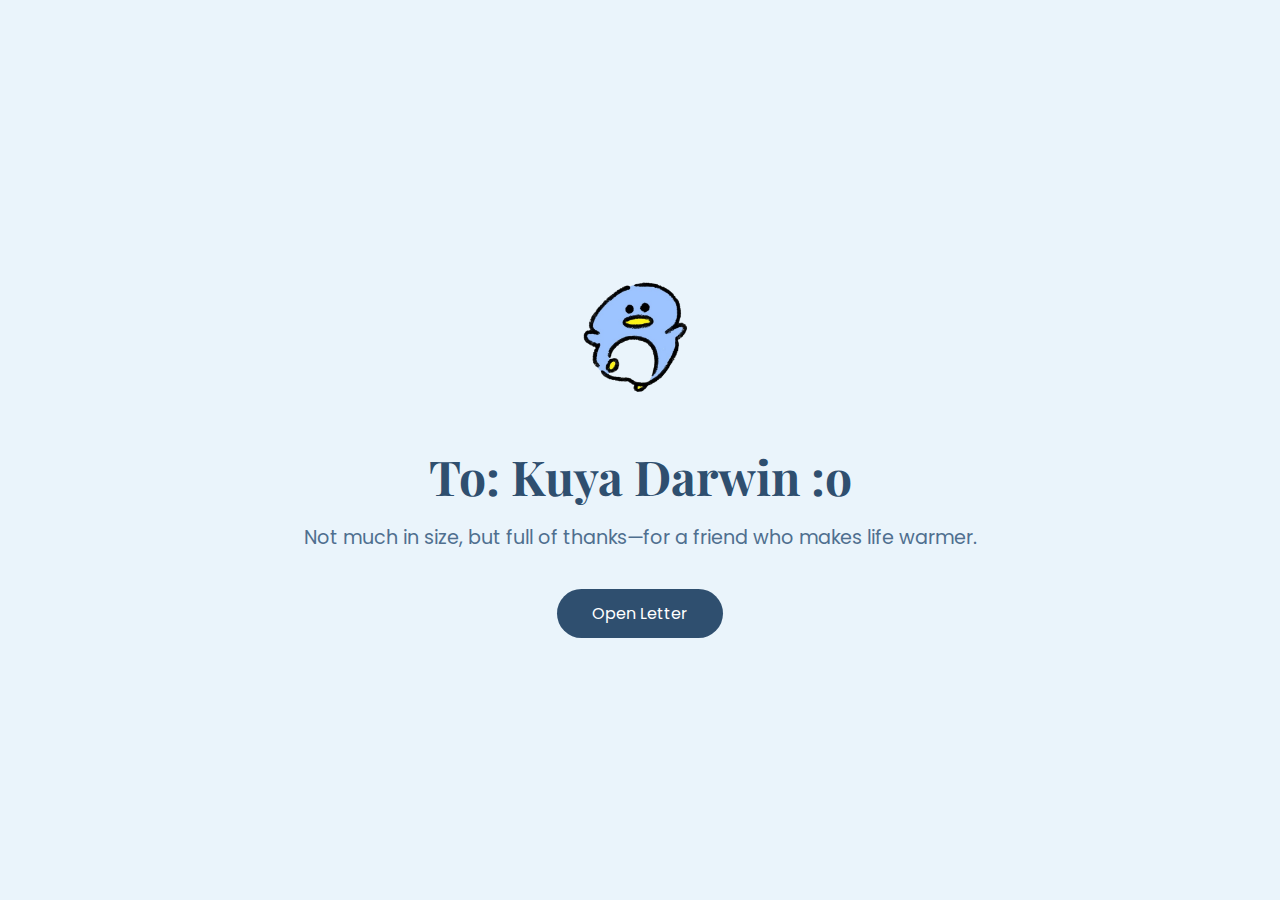
<file: index.html>
<!DOCTYPE html>
<html lang="en">
<head>
    <meta charset="UTF-8">
    <meta name="viewport" content="width=device-width, initial-scale=1.0">
    <title>To: Kuya Darwin</title>
    <link rel="stylesheet" href="style.css">
</head>
<body>

    <div class="container">
        <img src="penguin.png" alt="Penguin" class="profile-img">
        
        <h1>To: Kuya Darwin :o</h1>
        <p>
            Not much in size, but full of thanks—for a friend who makes life warmer.
        </p>
        <a href="letter.html" class="btn-open">Open Letter</a>
        
    </div>

</body>
</html>
</file>
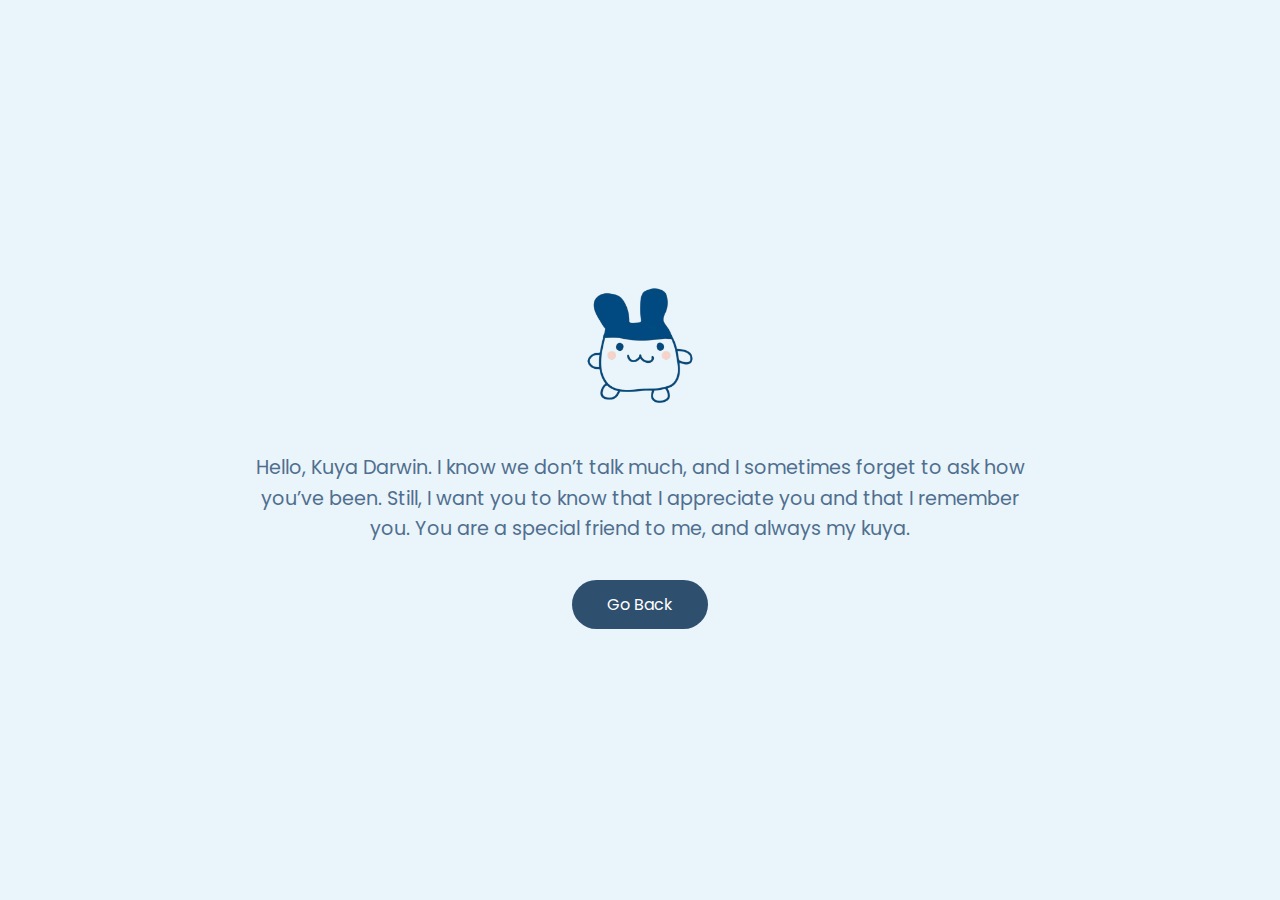
<file: letter.html>
<!DOCTYPE html>
<html lang="en">
<head>
    <meta charset="UTF-8">
    <meta name="viewport" content="width=device-width, initial-scale=1.0">
    <title>The Letter</title>
    <link rel="stylesheet" href="style.css">
</head>
<body>

    <div class="container">
        <img src="pic2.png" alt="pic2" class="profile-img">

        <p>
            Hello, Kuya Darwin.
            I know we don’t talk much, and I sometimes forget to ask how you’ve been.
            Still, I want you to know that I appreciate you and that I remember you.
            You are a special friend to me, and always my kuya.
        </p>

        <a href="index.html" class="btn-open">Go Back</a>
    </div>

</body>
</html>
</file>
<file: style.css>
@import url('https://fonts.googleapis.com/css2?family=Playfair+Display:wght@500;600&family=Poppins:wght@300;400&display=swap');

* {
    margin: 0;
    padding: 0;
    box-sizing: border-box;
}

body {
    min-height: 100vh;
    background: #eaf4fb;
    display: flex;
    align-items: center;
    justify-content: center;
    text-align: center;
    padding: 20px;
    font-family: 'Poppins', sans-serif;
}

.container {
    max-width: 800px;
}

/* New Profile Image Styles */
.profile-img {
    width: 150px;           /* Adjust size as needed */
    height: 150px;          /* Must match width for a perfect circle */
    object-fit: cover;      /* Crops image to fit the circle */
    margin-bottom: 25px;    /* Space between photo and title */
}

h1 {
    font-family: 'Playfair Display', serif;
    font-size: clamp(2rem, 4vw, 3rem);
    margin-bottom: 15px;
    color: #2f4f6f;
}

p {
    font-size: clamp(1rem, 2.5vw, 1.2rem);
    color: #4f6f8f;
    line-height: 1.6;
    margin-bottom: 35px;
}

.btn-open {
    display: inline-block;
    background-color: #2f4f6f;
    color: white;
    padding: 12px 35px;
    text-decoration: none;
    font-weight: 400;
    font-size: 1rem;
    border-radius: 50px;
    transition: all 0.3s ease;
}

.btn-open:hover {
    background-color: #3d668f;
    transform: translateY(-3px);
    box-shadow: 0 5px 15px rgba(47, 79, 111, 0.2);
}
</file>
